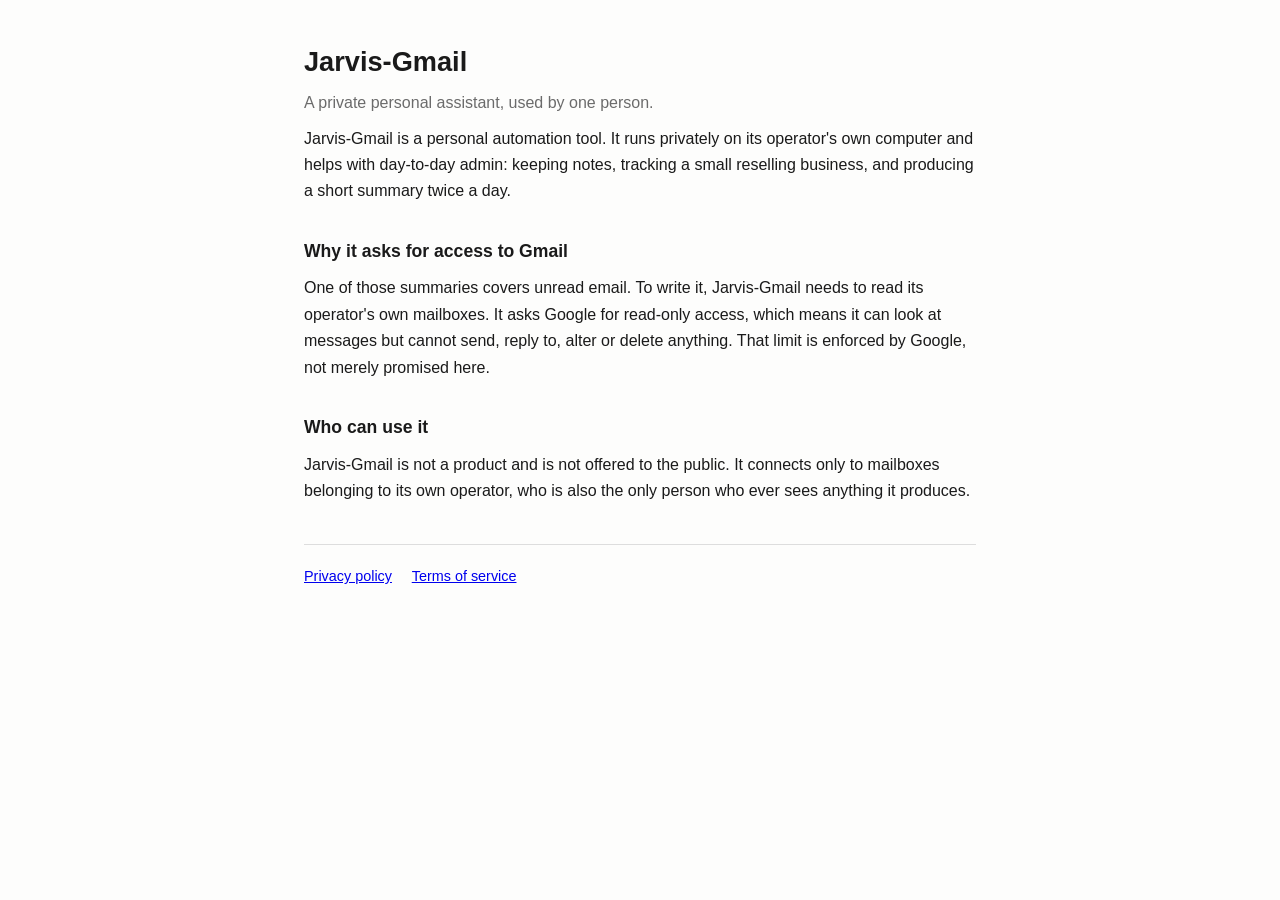
<file: index.html>
<!doctype html>
<html lang="en">
<head>
<meta charset="utf-8">
<meta name="viewport" content="width=device-width, initial-scale=1">
<title>Jarvis-Gmail</title>
<link rel="stylesheet" href="style.css">
</head>
<body>
<h1>Jarvis-Gmail</h1>
<p class="sub">A private personal assistant, used by one person.</p>

<p>Jarvis-Gmail is a personal automation tool. It runs privately on its
operator's own computer and helps with day-to-day admin: keeping notes, tracking
a small reselling business, and producing a short summary twice a day.</p>

<h2>Why it asks for access to Gmail</h2>
<p>One of those summaries covers unread email. To write it, Jarvis-Gmail needs to
read its operator's own mailboxes. It asks Google for read-only access, which
means it can look at messages but cannot send, reply to, alter or delete
anything. That limit is enforced by Google, not merely promised here.</p>

<h2>Who can use it</h2>
<p>Jarvis-Gmail is not a product and is not offered to the public. It connects
only to mailboxes belonging to its own operator, who is also the only person who
ever sees anything it produces.</p>

<nav>
<a href="privacy.html">Privacy policy</a>
<a href="terms.html">Terms of service</a>
</nav>
</body>
</html>
</file>
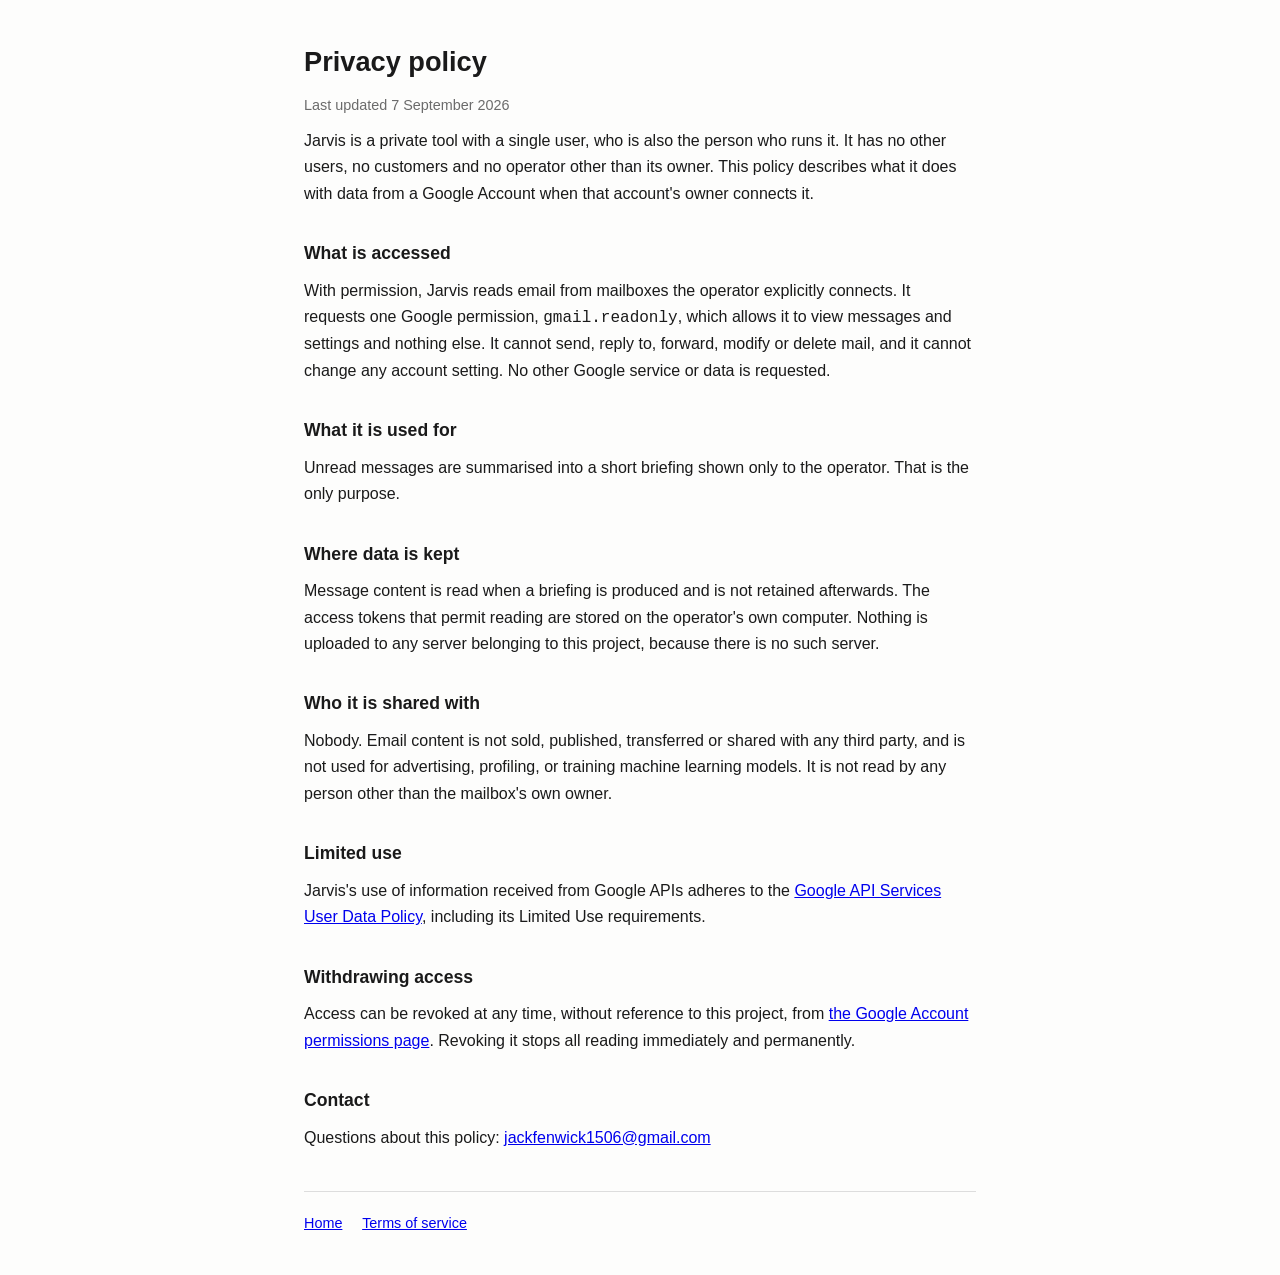
<file: privacy.html>
<!doctype html>
<html lang="en">
<head>
<meta charset="utf-8">
<meta name="viewport" content="width=device-width, initial-scale=1">
<title>Privacy policy — Jarvis</title>
<link rel="stylesheet" href="style.css">
</head>
<body>
<h1>Privacy policy</h1>
<p class="updated">Last updated 7 September 2026</p>

<p>Jarvis is a private tool with a single user, who is also the person who runs
it. It has no other users, no customers and no operator other than its owner.
This policy describes what it does with data from a Google Account when that
account's owner connects it.</p>

<h2>What is accessed</h2>
<p>With permission, Jarvis reads email from mailboxes the operator explicitly
connects. It requests one Google permission,
<code>gmail.readonly</code>, which allows it to view messages and settings and
nothing else. It cannot send, reply to, forward, modify or delete mail, and it
cannot change any account setting. No other Google service or data is requested.</p>

<h2>What it is used for</h2>
<p>Unread messages are summarised into a short briefing shown only to the
operator. That is the only purpose.</p>

<h2>Where data is kept</h2>
<p>Message content is read when a briefing is produced and is not retained
afterwards. The access tokens that permit reading are stored on the operator's
own computer. Nothing is uploaded to any server belonging to this project,
because there is no such server.</p>

<h2>Who it is shared with</h2>
<p>Nobody. Email content is not sold, published, transferred or shared with any
third party, and is not used for advertising, profiling, or training machine
learning models. It is not read by any person other than the mailbox's own
owner.</p>

<h2>Limited use</h2>
<p>Jarvis's use of information received from Google APIs adheres to the
<a href="https://developers.google.com/terms/api-services-user-data-policy">Google
API Services User Data Policy</a>, including its Limited Use requirements.</p>

<h2>Withdrawing access</h2>
<p>Access can be revoked at any time, without reference to this project, from
<a href="https://myaccount.google.com/permissions">the Google Account
permissions page</a>. Revoking it stops all reading immediately and permanently.</p>

<h2>Contact</h2>
<p>Questions about this policy: <a href="mailto:jackfenwick1506@gmail.com">jackfenwick1506@gmail.com</a></p>

<nav>
<a href="index.html">Home</a>
<a href="terms.html">Terms of service</a>
</nav>
</body>
</html>
</file>
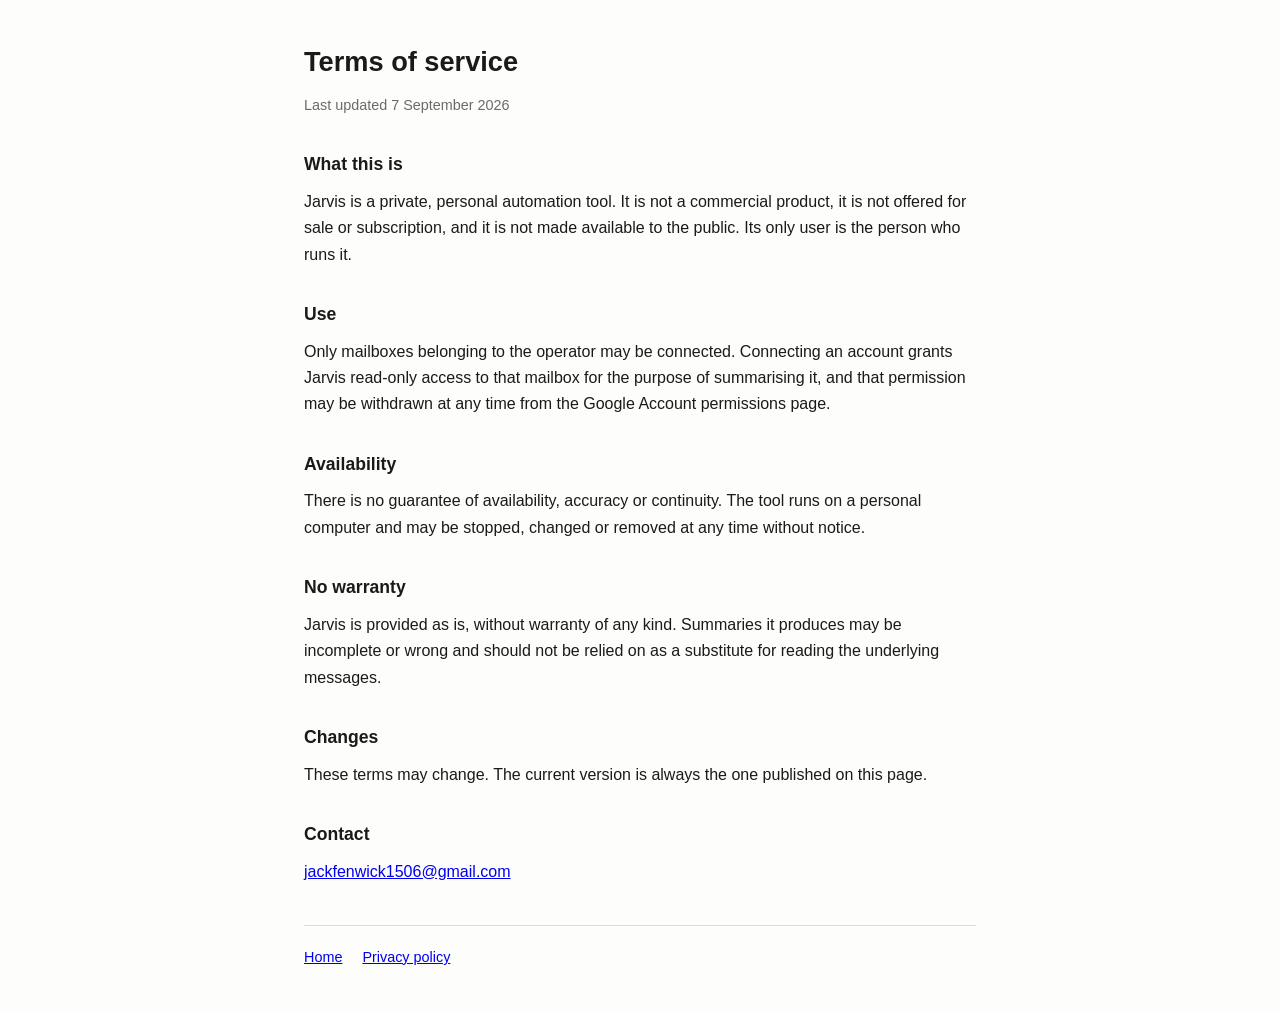
<file: terms.html>
<!doctype html>
<html lang="en">
<head>
<meta charset="utf-8">
<meta name="viewport" content="width=device-width, initial-scale=1">
<title>Terms of service — Jarvis</title>
<link rel="stylesheet" href="style.css">
</head>
<body>
<h1>Terms of service</h1>
<p class="updated">Last updated 7 September 2026</p>

<h2>What this is</h2>
<p>Jarvis is a private, personal automation tool. It is not a commercial
product, it is not offered for sale or subscription, and it is not made
available to the public. Its only user is the person who runs it.</p>

<h2>Use</h2>
<p>Only mailboxes belonging to the operator may be connected. Connecting an
account grants Jarvis read-only access to that mailbox for the purpose of
summarising it, and that permission may be withdrawn at any time from the
Google Account permissions page.</p>

<h2>Availability</h2>
<p>There is no guarantee of availability, accuracy or continuity. The tool runs
on a personal computer and may be stopped, changed or removed at any time
without notice.</p>

<h2>No warranty</h2>
<p>Jarvis is provided as is, without warranty of any kind. Summaries it produces
may be incomplete or wrong and should not be relied on as a substitute for
reading the underlying messages.</p>

<h2>Changes</h2>
<p>These terms may change. The current version is always the one published on
this page.</p>

<h2>Contact</h2>
<p><a href="mailto:jackfenwick1506@gmail.com">jackfenwick1506@gmail.com</a></p>

<nav>
<a href="index.html">Home</a>
<a href="privacy.html">Privacy policy</a>
</nav>
</body>
</html>
</file>
<file: style.css>
:root { color-scheme: light dark; }
body {
  margin: 0 auto; padding: 2.5rem 1.25rem; max-width: 42rem;
  font: 16px/1.65 -apple-system, BlinkMacSystemFont, "Segoe UI", Roboto, Helvetica, Arial, sans-serif;
  color: #1a1a1a; background: #fdfdfc;
}
@media (prefers-color-scheme: dark) {
  body { color: #e6e6e6; background: #16171a; }
  a { color: #7fb3ff; }
}
h1 { font-size: 1.7rem; margin: 0 0 .3rem; }
h2 { font-size: 1.1rem; margin: 2rem 0 .5rem; }
p, li { margin: .6rem 0; }
.sub { color: #6b6b6b; margin-top: 0; }
.updated { color: #6b6b6b; font-size: .9rem; }
@media (prefers-color-scheme: dark) {
  .sub, .updated { color: #9a9a9a; }
}
nav {
  margin-top: 2.5rem; padding-top: 1.25rem;
  border-top: 1px solid #ddd; font-size: .9rem;
}
@media (prefers-color-scheme: dark) { nav { border-top-color: #333; } }
nav a { margin-right: 1rem; }
</file>
